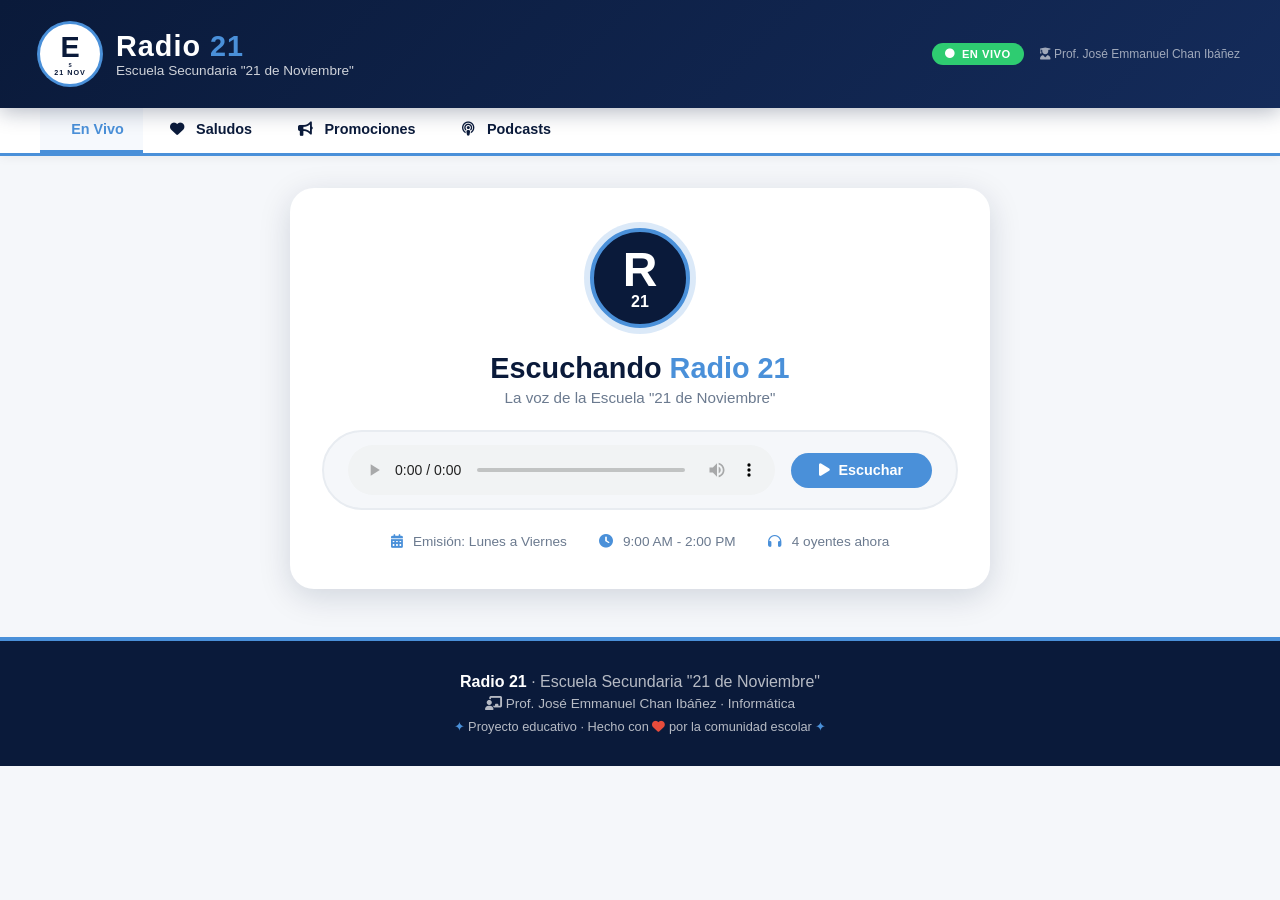
<file: radio21.html>
<!DOCTYPE html>
<html lang="es">
<head>
    <meta charset="UTF-8" />
    <meta name="viewport" content="width=device-width, initial-scale=1.0" />
    <title>Radio 21 - Escuela 21 de Noviembre</title>
    
    <!-- Font Awesome para íconos -->
    <link rel="stylesheet" href="https://cdnjs.cloudflare.com/ajax/libs/font-awesome/6.5.0/css/all.min.css" />
    
    <style>
        /* ============================================================
           ESTILOS GENERALES Y VARIABLES
           ============================================================ */
        :root {
            --azul-marino: #0a1a3a;
            --azul-claro: #4a90d9;
            --blanco: #ffffff;
            --gris-claro: #f5f7fa;
            --gris-texto: #6b7a8f;
            --sombra: 0 8px 32px rgba(10, 26, 58, 0.15);
        }

        * {
            margin: 0;
            padding: 0;
            box-sizing: border-box;
        }

        body {
            font-family: 'Segoe UI', Tahoma, Geneva, Verdana, sans-serif;
            background: var(--gris-claro);
            color: var(--azul-marino);
            min-height: 100vh;
        }

        /* ============================================================
           HEADER / BANNER
           ============================================================ */
        .header {
            background: linear-gradient(135deg, var(--azul-marino) 0%, #142b5a 100%);
            padding: 1.5rem 1rem;
            box-shadow: 0 4px 20px rgba(10, 26, 58, 0.3);
            position: sticky;
            top: 0;
            z-index: 100;
        }

        .header-content {
            max-width: 1200px;
            margin: 0 auto;
            display: flex;
            align-items: center;
            justify-content: space-between;
            flex-wrap: wrap;
            gap: 1rem;
        }

        .header-left {
            display: flex;
            align-items: center;
            gap: 1rem;
        }

        .escudo {
            width: 60px;
            height: 60px;
            background: var(--blanco);
            border-radius: 50%;
            display: flex;
            align-items: center;
            justify-content: center;
            font-size: 1.8rem;
            font-weight: 900;
            color: var(--azul-marino);
            box-shadow: 0 0 0 3px var(--azul-claro);
            border: 3px solid var(--blanco);
            /* Simulamos el escudo con texto */
            flex-shrink: 0;
        }

        .escudo-texto {
            text-align: center;
            line-height: 1.1;
        }
        .escudo-texto small {
            display: block;
            font-size: 0.45rem;
            font-weight: 600;
            letter-spacing: 1px;
        }

        .header-titulo h1 {
            color: var(--blanco);
            font-size: 1.8rem;
            font-weight: 700;
            letter-spacing: 1px;
        }
        .header-titulo h1 span {
            color: var(--azul-claro);
        }
        .header-titulo p {
            color: rgba(255, 255, 255, 0.8);
            font-size: 0.85rem;
            font-weight: 300;
        }

        .header-right {
            display: flex;
            align-items: center;
            gap: 1rem;
            flex-wrap: wrap;
        }

        .badge-online {
            background: #2ecc71;
            color: #fff;
            padding: 0.3rem 0.8rem;
            border-radius: 30px;
            font-size: 0.7rem;
            font-weight: 700;
            letter-spacing: 0.5px;
            display: flex;
            align-items: center;
            gap: 0.4rem;
            animation: pulse-online 1.5s infinite;
        }
        .badge-online i {
            font-size: 0.6rem;
        }

        @keyframes pulse-online {
            0% { opacity: 1; }
            50% { opacity: 0.5; }
            100% { opacity: 1; }
        }

        /* ============================================================
           NAVEGACIÓN
           ============================================================ */
        .nav-bar {
            background: var(--blanco);
            border-bottom: 3px solid var(--azul-claro);
            padding: 0 1rem;
            box-shadow: 0 2px 10px rgba(0,0,0,0.05);
            position: sticky;
            top: 95px;
            z-index: 99;
        }

        .nav-bar ul {
            max-width: 1200px;
            margin: 0 auto;
            list-style: none;
            display: flex;
            flex-wrap: wrap;
            gap: 0.5rem;
        }

        .nav-bar ul li a {
            display: block;
            padding: 0.8rem 1.2rem;
            color: var(--azul-marino);
            text-decoration: none;
            font-weight: 600;
            font-size: 0.9rem;
            border-bottom: 3px solid transparent;
            transition: all 0.3s ease;
        }

        .nav-bar ul li a:hover,
        .nav-bar ul li a.activo {
            color: var(--azul-claro);
            border-bottom-color: var(--azul-claro);
            background: rgba(74, 144, 217, 0.05);
        }

        .nav-bar ul li a i {
            margin-right: 0.5rem;
            font-size: 0.9rem;
        }

        /* ============================================================
           CONTENIDO PRINCIPAL
           ============================================================ */
        .contenedor {
            max-width: 1200px;
            margin: 2rem auto;
            padding: 0 1rem;
        }

        /* ============================================================
           SECCIÓN: RADIO EN VIVO (INICIO)
           ============================================================ */
        .seccion {
            display: none;
            animation: fadeIn 0.4s ease;
        }
        .seccion.activa {
            display: block;
        }

        @keyframes fadeIn {
            from { opacity: 0; transform: translateY(20px); }
            to { opacity: 1; transform: translateY(0); }
        }

        .radio-card {
            background: var(--blanco);
            border-radius: 24px;
            padding: 2.5rem 2rem;
            box-shadow: var(--sombra);
            text-align: center;
            max-width: 700px;
            margin: 0 auto;
        }

        .radio-card .escudo-grande {
            width: 100px;
            height: 100px;
            background: var(--azul-marino);
            border-radius: 50%;
            margin: 0 auto 1.5rem;
            display: flex;
            align-items: center;
            justify-content: center;
            font-size: 3rem;
            font-weight: 900;
            color: var(--blanco);
            border: 4px solid var(--azul-claro);
            box-shadow: 0 0 0 6px rgba(74, 144, 217, 0.2);
        }

        .radio-card h2 {
            font-size: 1.8rem;
            margin-bottom: 0.3rem;
            color: var(--azul-marino);
        }
        .radio-card h2 span {
            color: var(--azul-claro);
        }
        .radio-card .subtitulo {
            color: var(--gris-texto);
            font-size: 0.95rem;
            margin-bottom: 1.5rem;
        }

        /* Reproductor de audio */
        .player-wrapper {
            background: var(--gris-claro);
            border-radius: 60px;
            padding: 0.8rem 1.5rem;
            display: flex;
            align-items: center;
            justify-content: space-between;
            flex-wrap: wrap;
            gap: 1rem;
            margin: 1.5rem 0;
            border: 2px solid #e8ecf1;
        }

        .player-wrapper audio {
            flex: 1;
            min-width: 200px;
            height: 50px;
            outline: none;
        }

        .player-wrapper audio::-webkit-media-controls-panel {
            background: transparent;
        }

        .btn-escuchar {
            background: var(--azul-claro);
            color: var(--blanco);
            border: none;
            padding: 0.6rem 1.8rem;
            border-radius: 40px;
            font-weight: 700;
            font-size: 0.9rem;
            cursor: pointer;
            transition: all 0.3s ease;
            display: flex;
            align-items: center;
            gap: 0.5rem;
            white-space: nowrap;
        }
        .btn-escuchar:hover {
            background: var(--azul-marino);
            transform: scale(1.02);
        }

        .info-radio {
            display: flex;
            justify-content: center;
            gap: 2rem;
            flex-wrap: wrap;
            margin-top: 1.5rem;
            font-size: 0.85rem;
            color: var(--gris-texto);
        }
        .info-radio i {
            color: var(--azul-claro);
            margin-right: 0.4rem;
        }

        /* ============================================================
           SECCIÓN: SALUDOS
           ============================================================ */
        .saludos-card {
            background: var(--blanco);
            border-radius: 24px;
            padding: 2.5rem 2rem;
            box-shadow: var(--sombra);
            max-width: 700px;
            margin: 0 auto;
        }

        .saludos-card h2 {
            text-align: center;
            font-size: 1.8rem;
            margin-bottom: 0.3rem;
        }
        .saludos-card h2 i {
            color: var(--azul-claro);
        }
        .saludos-card .descripcion {
            text-align: center;
            color: var(--gris-texto);
            margin-bottom: 1.8rem;
        }

        .form-saludo {
            display: flex;
            flex-direction: column;
            gap: 1rem;
        }

        .form-saludo label {
            font-weight: 600;
            font-size: 0.9rem;
            color: var(--azul-marino);
        }

        .form-saludo input,
        .form-saludo textarea {
            padding: 0.8rem 1rem;
            border: 2px solid #dce1e9;
            border-radius: 12px;
            font-size: 1rem;
            font-family: inherit;
            transition: border 0.3s ease;
            background: var(--gris-claro);
        }

        .form-saludo input:focus,
        .form-saludo textarea:focus {
            outline: none;
            border-color: var(--azul-claro);
            box-shadow: 0 0 0 4px rgba(74, 144, 217, 0.15);
        }

        .form-saludo textarea {
            min-height: 100px;
            resize: vertical;
        }

        .btn-enviar {
            background: var(--azul-marino);
            color: var(--blanco);
            border: none;
            padding: 0.9rem;
            border-radius: 12px;
            font-weight: 700;
            font-size: 1rem;
            cursor: pointer;
            transition: all 0.3s ease;
            display: flex;
            align-items: center;
            justify-content: center;
            gap: 0.6rem;
        }
        .btn-enviar:hover {
            background: var(--azul-claro);
            transform: translateY(-2px);
        }

        .mensaje-enviado {
            display: none;
            background: #d4edda;
            color: #155724;
            padding: 1rem;
            border-radius: 12px;
            margin-top: 1rem;
            text-align: center;
            font-weight: 600;
        }
        .mensaje-enviado.mostrar {
            display: block;
        }

        /* ============================================================
           SECCIÓN: PROMOCIONES
           ============================================================ */
        .promociones-grid {
            display: grid;
            grid-template-columns: repeat(auto-fill, minmax(280px, 1fr));
            gap: 1.5rem;
        }

        .promo-card {
            background: var(--blanco);
            border-radius: 20px;
            padding: 1.5rem;
            box-shadow: var(--sombra);
            transition: transform 0.3s ease, box-shadow 0.3s ease;
            border-left: 5px solid var(--azul-claro);
        }
        .promo-card:hover {
            transform: translateY(-6px);
            box-shadow: 0 12px 40px rgba(10, 26, 58, 0.15);
        }

        .promo-card h3 {
            font-size: 1.2rem;
            margin-bottom: 0.4rem;
            color: var(--azul-marino);
        }
        .promo-card .fecha {
            font-size: 0.75rem;
            color: var(--gris-texto);
            margin-bottom: 0.6rem;
            display: flex;
            align-items: center;
            gap: 0.4rem;
        }
        .promo-card .fecha i {
            color: var(--azul-claro);
        }
        .promo-card p {
            color: var(--gris-texto);
            font-size: 0.95rem;
            line-height: 1.5;
        }
        .promo-card .tag {
            display: inline-block;
            background: var(--azul-claro);
            color: var(--blanco);
            font-size: 0.7rem;
            font-weight: 700;
            padding: 0.2rem 0.8rem;
            border-radius: 30px;
            margin-top: 0.6rem;
            letter-spacing: 0.5px;
        }

        .btn-agregar-promo {
            background: var(--blanco);
            border: 2px dashed var(--azul-claro);
            border-radius: 20px;
            padding: 2rem;
            text-align: center;
            cursor: pointer;
            transition: all 0.3s ease;
            color: var(--azul-claro);
            font-weight: 600;
            display: flex;
            flex-direction: column;
            align-items: center;
            gap: 0.5rem;
        }
        .btn-agregar-promo:hover {
            background: rgba(74, 144, 217, 0.05);
            border-color: var(--azul-marino);
        }
        .btn-agregar-promo i {
            font-size: 2rem;
        }

        /* ============================================================
           SECCIÓN: PODCASTS
           ============================================================ */
        .podcast-list {
            display: flex;
            flex-direction: column;
            gap: 1rem;
            max-width: 700px;
            margin: 0 auto;
        }

        .podcast-item {
            background: var(--blanco);
            border-radius: 16px;
            padding: 1.2rem 1.5rem;
            box-shadow: var(--sombra);
            display: flex;
            align-items: center;
            gap: 1.5rem;
            flex-wrap: wrap;
            transition: transform 0.2s ease;
        }
        .podcast-item:hover {
            transform: translateX(4px);
        }

        .podcast-item .numero {
            background: var(--azul-claro);
            color: var(--blanco);
            width: 40px;
            height: 40px;
            border-radius: 50%;
            display: flex;
            align-items: center;
            justify-content: center;
            font-weight: 800;
            font-size: 0.9rem;
            flex-shrink: 0;
        }

        .podcast-item .info {
            flex: 1;
            min-width: 150px;
        }
        .podcast-item .info h4 {
            font-size: 1rem;
            margin-bottom: 0.2rem;
        }
        .podcast-item .info .meta {
            font-size: 0.8rem;
            color: var(--gris-texto);
        }
        .podcast-item .info .meta i {
            margin-right: 0.3rem;
        }

        .podcast-item audio {
            flex: 1;
            min-width: 180px;
            height: 40px;
            outline: none;
        }

        /* ============================================================
           FOOTER
           ============================================================ */
        .footer {
            background: var(--azul-marino);
            color: rgba(255, 255, 255, 0.7);
            text-align: center;
            padding: 2rem 1rem;
            margin-top: 3rem;
            border-top: 4px solid var(--azul-claro);
        }
        .footer strong {
            color: var(--blanco);
        }
        .footer .creditos {
            font-size: 0.8rem;
            margin-top: 0.5rem;
        }
        .footer .creditos span {
            color: var(--azul-claro);
        }

        /* ============================================================
           RESPONSIVE
           ============================================================ */
        @media (max-width: 768px) {
            .header-content {
                flex-direction: column;
                align-items: center;
                text-align: center;
            }
            .header-left {
                flex-direction: column;
            }
            .header-titulo h1 {
                font-size: 1.4rem;
            }
            .nav-bar {
                top: 145px;
                overflow-x: auto;
            }
            .nav-bar ul {
                flex-wrap: nowrap;
                gap: 0;
            }
            .nav-bar ul li a {
                font-size: 0.8rem;
                padding: 0.6rem 0.9rem;
                white-space: nowrap;
            }
            .radio-card,
            .saludos-card {
                padding: 1.5rem 1rem;
            }
            .player-wrapper {
                flex-direction: column;
                border-radius: 20px;
                padding: 1rem;
            }
            .player-wrapper audio {
                width: 100%;
            }
            .promociones-grid {
                grid-template-columns: 1fr;
            }
            .podcast-item {
                flex-direction: column;
                align-items: stretch;
            }
            .podcast-item audio {
                width: 100%;
            }
            .badge-online {
                font-size: 0.6rem;
                padding: 0.2rem 0.6rem;
            }
        }

        @media (max-width: 480px) {
            .header-titulo h1 {
                font-size: 1.2rem;
            }
            .escudo {
                width: 50px;
                height: 50px;
                font-size: 1.4rem;
            }
            .radio-card .escudo-grande {
                width: 70px;
                height: 70px;
                font-size: 2rem;
            }
            .btn-escuchar {
                width: 100%;
                justify-content: center;
            }
        }
    </style>
</head>
<body>

    <!-- ============================================================
    HEADER
    ============================================================ -->
    <header class="header">
        <div class="header-content">
            <div class="header-left">
                <div class="escudo">
                    <div class="escudo-texto">
                        E<span style="display:block; font-size:0.3rem;">S</span>
                        <small>21 NOV</small>
                    </div>
                </div>
                <div class="header-titulo">
                    <h1>Radio <span>21</span></h1>
                    <p>Escuela Secundaria "21 de Noviembre"</p>
                </div>
            </div>
            <div class="header-right">
                <span class="badge-online">
                    <i class="fas fa-circle"></i> EN VIVO
                </span>
                <span style="color:rgba(255,255,255,0.6); font-size:0.75rem;">
                    <i class="fas fa-user-graduate"></i> Prof. José Emmanuel Chan Ibáñez
                </span>
            </div>
        </div>
    </header>

    <!-- ============================================================
    NAVEGACIÓN
    ============================================================ -->
    <nav class="nav-bar">
        <ul>
            <li><a href="#" class="activo" data-seccion="inicio"><i class="fas fa-broadcast"></i> En Vivo</a></li>
            <li><a href="#" data-seccion="saludos"><i class="fas fa-heart"></i> Saludos</a></li>
            <li><a href="#" data-seccion="promociones"><i class="fas fa-bullhorn"></i> Promociones</a></li>
            <li><a href="#" data-seccion="podcasts"><i class="fas fa-podcast"></i> Podcasts</a></li>
        </ul>
    </nav>

    <!-- ============================================================
    CONTENIDO PRINCIPAL
    ============================================================ -->
    <main class="contenedor">

        <!-- ============================================================
        SECCIÓN INICIO / RADIO EN VIVO
        ============================================================ -->
        <section id="inicio" class="seccion activa">
            <div class="radio-card">
                <div class="escudo-grande">
                    <div style="text-align:center; line-height:1;">
                        R<span style="display:block; font-size:1rem;">21</span>
                    </div>
                </div>
                <h2>Escuchando <span>Radio 21</span></h2>
                <p class="subtitulo">La voz de la Escuela "21 de Noviembre"</p>

                <div class="player-wrapper">
                    <audio id="reproductorRadio" controls>
                        <!-- ⚠️ CAMBIA esta URL por el enlace de tu transmisión en vivo -->
                        <source src="https://stream.zeno.fm/ejemplo-radio-21" type="audio/mpeg" />
                        Tu navegador no soporta el reproductor de audio.
                    </audio>
                    <button class="btn-escuchar" id="btnReproducir">
                        <i class="fas fa-play"></i> Escuchar
                    </button>
                </div>

                <div class="info-radio">
                    <span><i class="fas fa-calendar-alt"></i> Emisión: Lunes a Viernes</span>
                    <span><i class="fas fa-clock"></i> 9:00 AM - 2:00 PM</span>
                    <span><i class="fas fa-headphones"></i> 4 oyentes ahora</span>
                </div>
            </div>
        </section>

        <!-- ============================================================
        SECCIÓN SALUDOS
        ============================================================ -->
        <section id="saludos" class="seccion">
            <div class="saludos-card">
                <h2><i class="fas fa-heart" style="color:#e74c3c;"></i> Envía un Saludo</h2>
                <p class="descripcion">Tu mensaje se leerá en el aire durante la próxima transmisión de Radio 21.</p>

                <form id="formSaludo" class="form-saludo">
                    <label for="nombre">Tu nombre <span style="color:#e74c3c;">*</span></label>
                    <input type="text" id="nombre" placeholder="Ej: Ana Pérez" required />

                    <label for="mensajeSaludo">Mensaje <span style="color:#e74c3c;">*</span></label>
                    <textarea id="mensajeSaludo" placeholder="Escribe tu saludo, dedicatoria o felicitación..." required></textarea>

                    <label for="destinatario">¿Para quién va?</label>
                    <input type="text" id="destinatario" placeholder="Ej: Para toda la comunidad escolar" />

                    <button type="submit" class="btn-enviar">
                        <i class="fas fa-paper-plane"></i> Enviar Saludo
                    </button>
                </form>

                <div id="mensajeExito" class="mensaje-enviado">
                    <i class="fas fa-check-circle" style="font-size:1.2rem;"></i>
                    ¡Saludo enviado! Lo leeremos en la próxima transmisión.
                </div>
            </div>
        </section>

        <!-- ============================================================
        SECCIÓN PROMOCIONES
        ============================================================ -->
        <section id="promociones" class="seccion">
            <div style="display:flex; justify-content:space-between; align-items:center; flex-wrap:wrap; margin-bottom:1.5rem;">
                <h2 style="font-size:1.8rem;"><i class="fas fa-bullhorn" style="color:var(--azul-claro);"></i> Promociones</h2>
                <span style="color:var(--gris-texto); font-size:0.9rem;">Eventos, productos y proyectos de los alumnos</span>
            </div>

            <div class="promociones-grid" id="contenedorPromos">
                <!-- Las promociones se generan con JavaScript -->
            </div>
        </section>

        <!-- ============================================================
        SECCIÓN PODCASTS
        ============================================================ -->
        <section id="podcasts" class="seccion">
            <h2 style="text-align:center; font-size:1.8rem; margin-bottom:0.3rem;">
                <i class="fas fa-podcast" style="color:var(--azul-claro);"></i> Podcasts
            </h2>
            <p style="text-align:center; color:var(--gris-texto); margin-bottom:1.8rem;">
                Revive todos los programas de Radio 21
            </p>

            <div class="podcast-list" id="listaPodcasts">
                <!-- Los podcasts se generan con JavaScript -->
            </div>
        </section>

    </main>

    <!-- ============================================================
    FOOTER
    ============================================================ -->
    <footer class="footer">
        <p>
            <strong>Radio 21</strong> · Escuela Secundaria "21 de Noviembre"
            <br />
            <span style="font-size:0.85rem; display:block; margin-top:0.3rem;">
                <i class="fas fa-chalkboard-teacher"></i> Prof. José Emmanuel Chan Ibáñez · Informática
            </span>
        </p>
        <p class="creditos">
            <span>✦</span> Proyecto educativo · Hecho con <i class="fas fa-heart" style="color:#e74c3c;"></i> por la comunidad escolar <span>✦</span>
        </p>
    </footer>

    <!-- ============================================================
    JAVASCRIPT
    ============================================================ -->
    <script>
        // ============================================================
        // 1. NAVEGACIÓN ENTRE SECCIONES
        // ============================================================
        const enlacesNav = document.querySelectorAll('.nav-bar a');
        const secciones = document.querySelectorAll('.seccion');

        enlacesNav.forEach(enlace => {
            enlace.addEventListener('click', function(e) {
                e.preventDefault();

                // Quitar clase activa de todos los enlaces
                enlacesNav.forEach(link => link.classList.remove('activo'));
                this.classList.add('activo');

                // Mostrar la sección correspondiente
                const seccionId = this.dataset.seccion;
                secciones.forEach(sec => sec.classList.remove('activa'));
                document.getElementById(seccionId).classList.add('activa');
            });
        });

        // ============================================================
        // 2. REPRODUCTOR DE RADIO
        // ============================================================
        const reproductor = document.getElementById('reproductorRadio');
        const btnReproducir = document.getElementById('btnReproducir');

        btnReproducir.addEventListener('click', function() {
            if (reproductor.paused) {
                reproductor.play();
                this.innerHTML = '<i class="fas fa-pause"></i> Pausar';
                this.style.background = '#e74c3c';
            } else {
                reproductor.pause();
                this.innerHTML = '<i class="fas fa-play"></i> Escuchar';
                this.style.background = 'var(--azul-claro)';
            }
        });

        // Cambiar texto cuando el audio termine o se detenga
        reproductor.addEventListener('pause', function() {
            btnReproducir.innerHTML = '<i class="fas fa-play"></i> Escuchar';
            btnReproducir.style.background = 'var(--azul-claro)';
        });

        reproductor.addEventListener('play', function() {
            btnReproducir.innerHTML = '<i class="fas fa-pause"></i> Pausar';
            btnReproducir.style.background = '#e74c3c';
        });

        // ============================================================
        // 3. FORMULARIO DE SALUDOS
        // ============================================================
        const formSaludo = document.getElementById('formSaludo');
        const mensajeExito = document.getElementById('mensajeExito');

        formSaludo.addEventListener('submit', function(e) {
            e.preventDefault();

            const nombre = document.getElementById('nombre').value.trim();
            const mensaje = document.getElementById('mensajeSaludo').value.trim();
            const destinatario = document.getElementById('destinatario').value.trim() || 'la comunidad escolar';

            if (!nombre || !mensaje) {
                alert('Por favor, completa tu nombre y el mensaje.');
                return;
            }

            // Simular envío
            mensajeExito.textContent = `✅ ¡Gracias ${nombre}! Tu saludo para "${destinatario}" ha sido enviado. ¡Lo leeremos en el aire!`;
            mensajeExito.classList.add('mostrar');

            // Limpiar formulario
            this.reset();

            // Ocultar mensaje después de 6 segundos
            setTimeout(() => {
                mensajeExito.classList.remove('mostrar');
                mensajeExito.textContent = '¡Saludo enviado! Lo leeremos en la próxima transmisión.';
            }, 6000);
        });

        // ============================================================
        // 4. PROMOCIONES (datos de ejemplo)
        // ============================================================
        const promociones = [
            {
                titulo: 'Feria de Ciencias 2026',
                fecha: '15 de agosto de 2026',
                descripcion: 'Exhibición de proyectos de física, química y biología. ¡Todos los alumnos están invitados a participar!',
                tag: 'Ciencia'
            },
            {
                titulo: 'Venta de pasteles - Grupo 3°B',
                fecha: '10 de septiembre de 2026',
                descripcion: 'Deliciosos pasteles artesanales para recaudar fondos para el viaje de estudios. $50 la porción.',
                tag: 'Recaudación'
            },
            {
                titulo: 'Torneo de Ajedrez Interescolar',
                fecha: '25 de septiembre de 2026',
                descripcion: 'Inscripciones abiertas para el torneo de ajedrez. Premios para los primeros lugares. ¡Anímate!',
                tag: 'Deporte'
            },
            {
                titulo: 'Radio 21 busca locutores',
                fecha: 'Siempre abierta',
                descripcion: '¿Te gusta hablar y expresarte? Únete al equipo de Radio 21. Acércate al profesor Emmanuel en el aula de informática.',
                tag: 'Convocatoria'
            }
        ];

        const contenedorPromos = document.getElementById('contenedorPromos');

        function renderPromociones() {
            contenedorPromos.innerHTML = '';
            promociones.forEach(promo => {
                const card = document.createElement('div');
                card.className = 'promo-card';
                card.innerHTML = `
                    <h3>${promo.titulo}</h3>
                    <div class="fecha"><i class="fas fa-calendar-alt"></i> ${promo.fecha}</div>
                    <p>${promo.descripcion}</p>
                    <span class="tag">${promo.tag}</span>
                `;
                contenedorPromos.appendChild(card);
            });

            // Botón para agregar nueva promoción (simbólico)
            const btnAgregar = document.createElement('div');
            btnAgregar.className = 'btn-agregar-promo';
            btnAgregar.innerHTML = `
                <i class="fas fa-plus-circle"></i>
                <span>Agregar nueva promoción</span>
                <small style="font-weight:400; font-size:0.7rem; color:var(--gris-texto);">
                    (Los alumnos pueden proponer su evento)
                </small>
            `;
            btnAgregar.addEventListener('click', function() {
                const titulo = prompt('Título de la promoción:');
                if (!titulo) return;
                const descripcion = prompt('Descripción:');
                if (!descripcion) return;
                const fecha = prompt('Fecha (ej: 20 de octubre de 2026):') || 'Próximamente';
                const tag = prompt('Etiqueta (ej: Evento, Venta, etc.):') || 'General';

                promociones.push({ titulo, fecha, descripcion, tag });
                renderPromociones();
                alert('✅ ¡Promoción agregada exitosamente!');
            });
            contenedorPromos.appendChild(btnAgregar);
        }

        renderPromociones();

        // ============================================================
        // 5. PODCASTS (datos de ejemplo)
        // ============================================================
        const podcasts = [
            {
                titulo: 'Programa 1: Inauguración de Radio 21',
                fecha: '05 de agosto de 2026',
                duracion: '28:30',
                // ⚠️ CAMBIA esta URL por un archivo de audio real
                audio: 'https://www.soundhelix.com/examples/mp3/SoundHelix-Song-1.mp3'
            },
            {
                titulo: 'Programa 2: Entrevista al Director',
                fecha: '12 de agosto de 2026',
                duracion: '35:12',
                audio: 'https://www.soundhelix.com/examples/mp3/SoundHelix-Song-2.mp3'
            },
            {
                titulo: 'Programa 3: Feria de Ciencias Especial',
                fecha: '19 de agosto de 2026',
                duracion: '42:05',
                audio: 'https://www.soundhelix.com/examples/mp3/SoundHelix-Song-3.mp3'
            }
        ];

        const listaPodcasts = document.getElementById('listaPodcasts');

        function renderPodcasts() {
            listaPodcasts.innerHTML = '';
            podcasts.forEach((pod, index) => {
                const item = document.createElement('div');
                item.className = 'podcast-item';
                item.innerHTML = `
                    <div class="numero">${index + 1}</div>
                    <div class="info">
                        <h4>${pod.titulo}</h4>
                        <div class="meta">
                            <i class="fas fa-calendar-alt"></i> ${pod.fecha}
                            <i class="fas fa-clock" style="margin-left:0.8rem;"></i> ${pod.duracion}
                        </div>
                    </div>
                    <audio controls>
                        <source src="${pod.audio}" type="audio/mpeg" />
                        Tu navegador no soporta el reproductor.
                    </audio>
                `;
                listaPodcasts.appendChild(item);
            });
        }

        renderPodcasts();

        // ============================================================
        // 6. CONTADOR DE OYENTES SIMULADO
        // ============================================================
        function actualizarOyentes() {
            const oyentes = document.querySelector('.info-radio span:last-child');
            if (oyentes) {
                const num = Math.floor(Math.random() * 8) + 2; // entre 2 y 9
                oyentes.innerHTML = `<i class="fas fa-headphones"></i> ${num} oyentes ahora`;
            }
        }
        setInterval(actualizarOyentes, 15000);

        // ============================================================
        // MENSAJE INICIAL BIENVENIDA
        // ============================================================
        console.log('📻 Radio 21 - Escuela "21 de Noviembre"');
        console.log('👨‍🏫 Prof. José Emmanuel Chan Ibáñez - Informática');
        console.log('🎓 Proyecto educativo - ¡La voz de la comunidad escolar!');
    </script>

</body>
</html>
</file>
